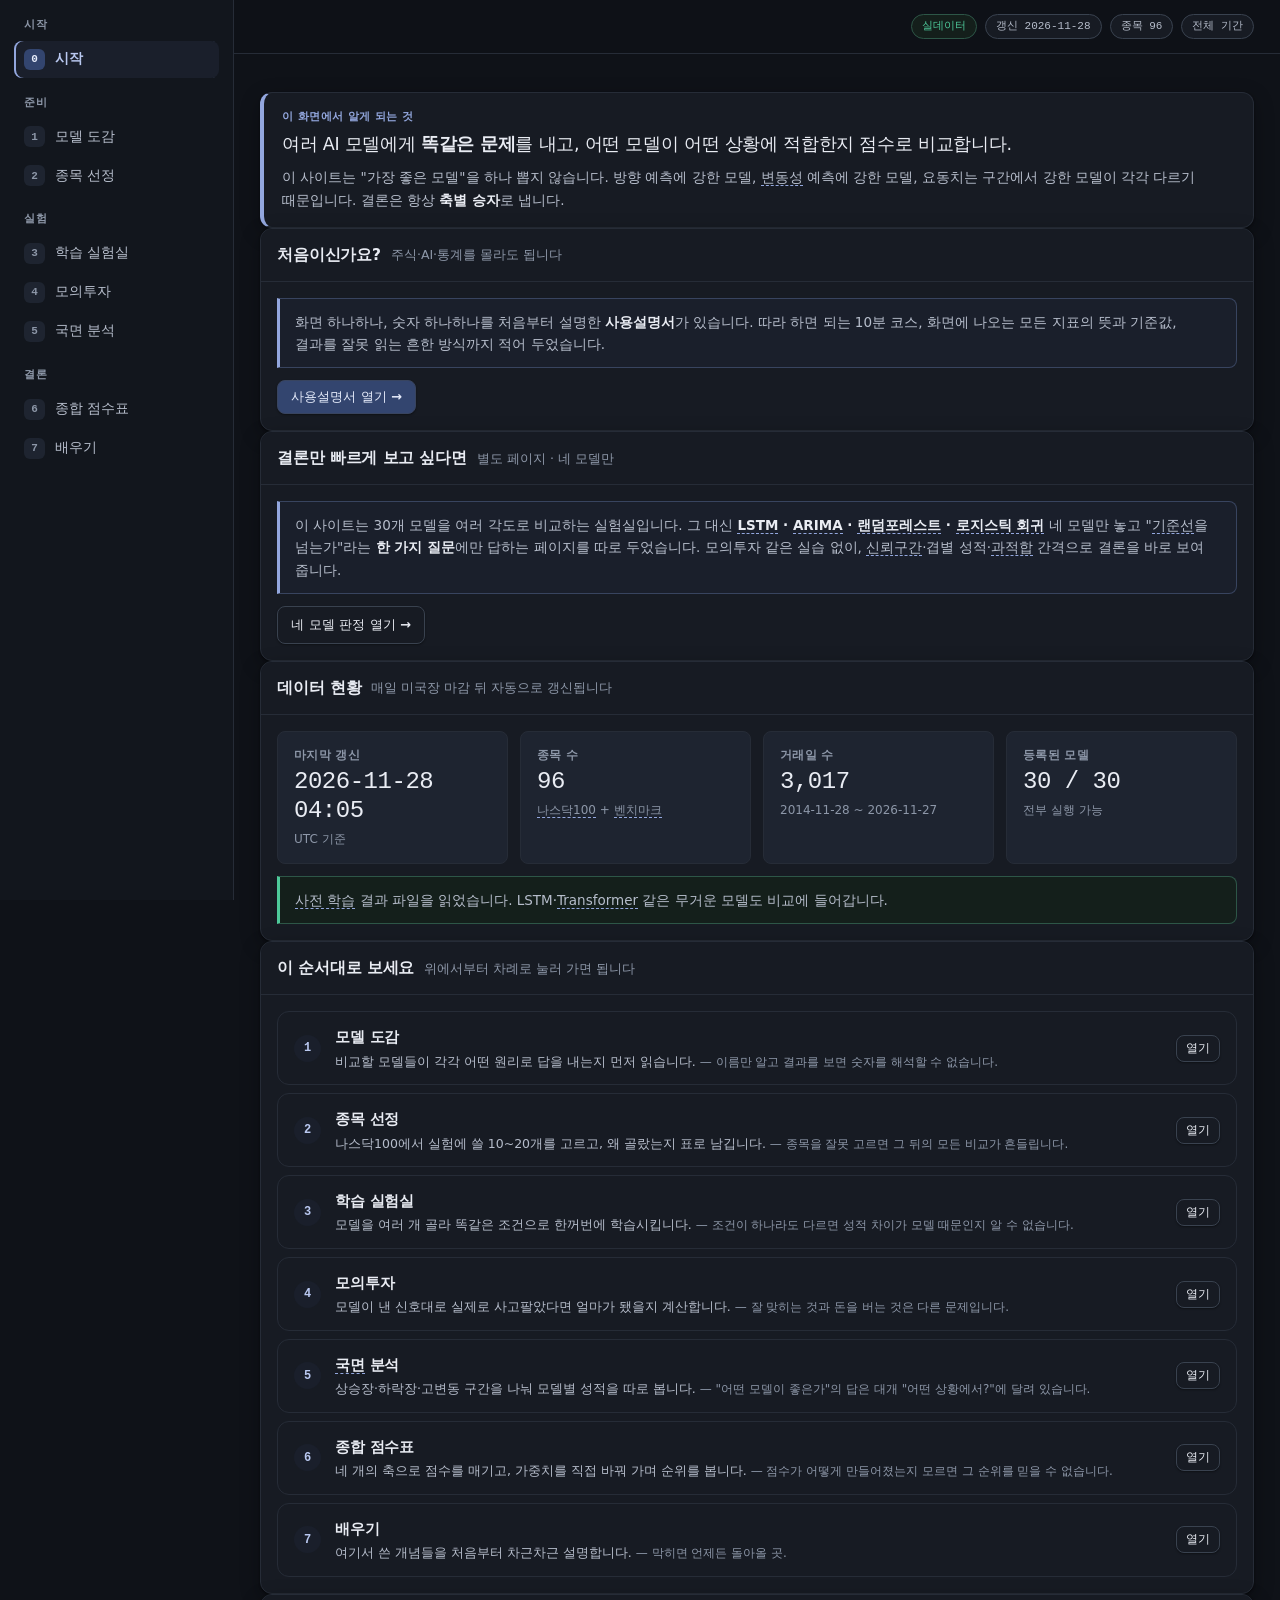
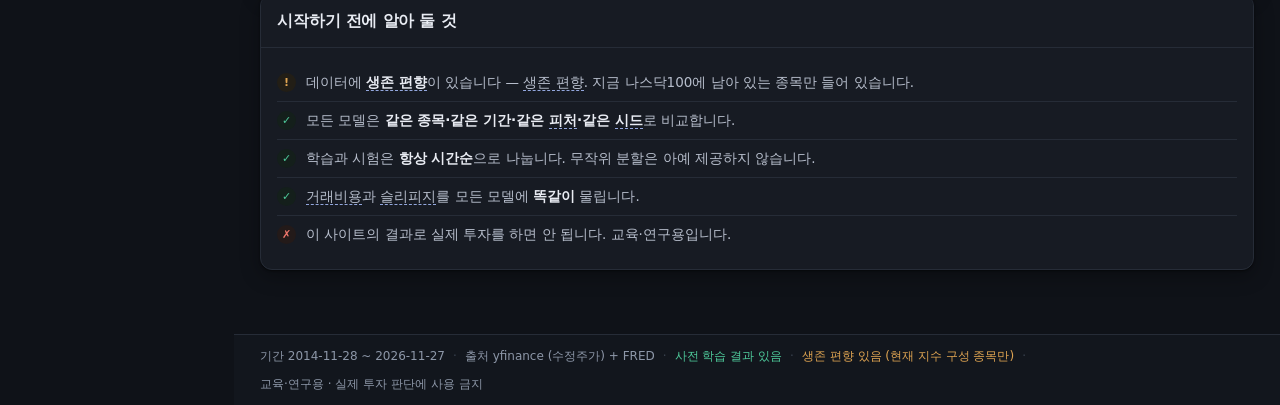
<file: docs/index.html>
<!DOCTYPE html>
<html lang="ko">
<head>
<meta charset="utf-8">
<meta name="viewport" content="width=device-width, initial-scale=1">
<!-- 이 사이트는 같은 저장소의 파일만 씁니다. CSP 로 그 사실을 못 박아 두면,
     혹시 외부 스크립트가 끼어드는 사고(확장 프로그램 주입, 의존성 오염 등)가
     생겨도 브라우저가 막아 줍니다. 인라인 <script> 는 일부러 두지 않았습니다.
     style 의 'unsafe-inline' 은 화면 코드가 style 속성을 쓰기 때문입니다. -->
<meta http-equiv="Content-Security-Policy" content="default-src 'none'; script-src 'self'; style-src 'self' 'unsafe-inline'; img-src 'self' data:; connect-src 'self'; base-uri 'none'; form-action 'none'">
<title>AI MODEL LAB — 나스닥 AI 모델 비교</title>
<meta name="description" content="여러 AI 모델로 나스닥 주가를 예측·모의투자해 보고, 어떤 모델이 어떤 상황에 적합한지 점수로 비교하는 교육용 사이트.">
<meta name="theme-color" content="#0f1218">
<meta property="og:type" content="website">
<meta property="og:url" content="https://doooh23.github.io/ai-model-web-dev/">
<meta property="og:title" content="AI MODEL LAB — 나스닥 AI 모델 비교">
<meta property="og:description" content="여러 AI 모델에게 똑같은 문제를 내고, 어떤 모델이 어떤 상황에 적합한지 점수로 비교합니다. 고등학생을 위한 교육용 사이트.">
<meta name="twitter:card" content="summary">
<link rel="icon" href="data:image/svg+xml,<svg xmlns='http://www.w3.org/2000/svg' viewBox='0 0 32 32'><rect width='32' height='32' rx='8' fill='%233f5fe0'/><text x='16' y='22' font-size='14' font-weight='700' font-family='system-ui,sans-serif' fill='white' text-anchor='middle'>AI</text></svg>">
<link rel="stylesheet" href="css/style.css">
</head>
<body>

<div class="shell">

  <!-- 왼쪽 세로 내비게이션. 0→7 학습 순서가 위에서 아래로 흐릅니다. -->
  <aside class="side">
    <nav class="steps" id="nav" aria-label="학습 단계">
      <span class="step-grp">시작</span>
      <button class="step on" data-screen="home"><b>0</b><span>시작</span></button>

      <span class="step-grp">준비</span>
      <button class="step" data-screen="models"><b>1</b><span>모델 도감</span></button>
      <button class="step" data-screen="universe"><b>2</b><span>종목 선정</span></button>

      <span class="step-grp">실험</span>
      <button class="step" data-screen="lab"><b>3</b><span>학습 실험실</span></button>
      <button class="step" data-screen="trade"><b>4</b><span>모의투자</span></button>
      <button class="step" data-screen="regime"><b>5</b><span>국면 분석</span></button>

      <span class="step-grp">결론</span>
      <button class="step" data-screen="score"><b>6</b><span>종합 점수표</span></button>
      <button class="step" data-screen="learn"><b>7</b><span>배우기</span></button>
    </nav>
  </aside>

  <div class="main">
    <header class="topbar">
      <div class="mast-meta" id="mastmeta"></div>
    </header>

    <main class="page" id="main">
      <div class="wrap">
        <div id="boot">
          <span class="spinner"></span>
          <span class="small" style="margin-left:9px">시장 데이터를 불러오는 중…</span>
        </div>
        <div id="stephint"></div>
        <div id="screen"></div>
      </div>
    </main>

    <footer class="foot">
      <div class="wrap" id="statusbar"></div>
    </footer>
  </div>

</div>

<!-- 공통 도구 -->
<script src="js/core/util.js"></script>
<script src="js/core/metrics.js"></script>
<script src="js/core/charts.js"></script>
<script src="js/core/ml.js"></script>
<script src="js/core/md.js"></script>
<script src="js/glossary.js"></script>
<script src="js/core/tips.js"></script>

<!-- 데이터 (features.js 가 로드 시점에 참조하므로 반드시 먼저) -->
<script src="js/data.js"></script>

<!-- 모델 레이어: 피처 → 분할 → 등록부 → 모델 구현 → 사전학습 결과 -->
<script src="js/features.js"></script>
<script src="js/splits.js"></script>
<script src="js/registry.js"></script>
<script src="js/core/ml_lite.js"></script>
<script src="js/core/vol.js"></script>
<script src="js/core/regime.js"></script>
<script src="js/predictions.js"></script>

<!-- 종목 선정 규칙 (2번 화면과 학습 실험실이 함께 씁니다) -->
<script src="js/universe.js"></script>

<!-- 평가 레이어: 실험 실행 → 채점·통계 검정 -->
<script src="js/experiment.js"></script>
<script src="js/score.js"></script>

<!-- 화면 -->
<script src="js/app.js"></script>
<script src="js/screens/home.js"></script>
<script src="js/screens/models.js"></script>
<script src="js/screens/universe.js"></script>
<script src="js/screens/lab.js"></script>
<script src="js/screens/trade.js"></script>
<script src="js/screens/regime.js"></script>
<script src="js/screens/score.js"></script>
<script src="js/screens/learn.js"></script>
<script src="js/screens/guide.js"></script>
</body>
</html>
</file>
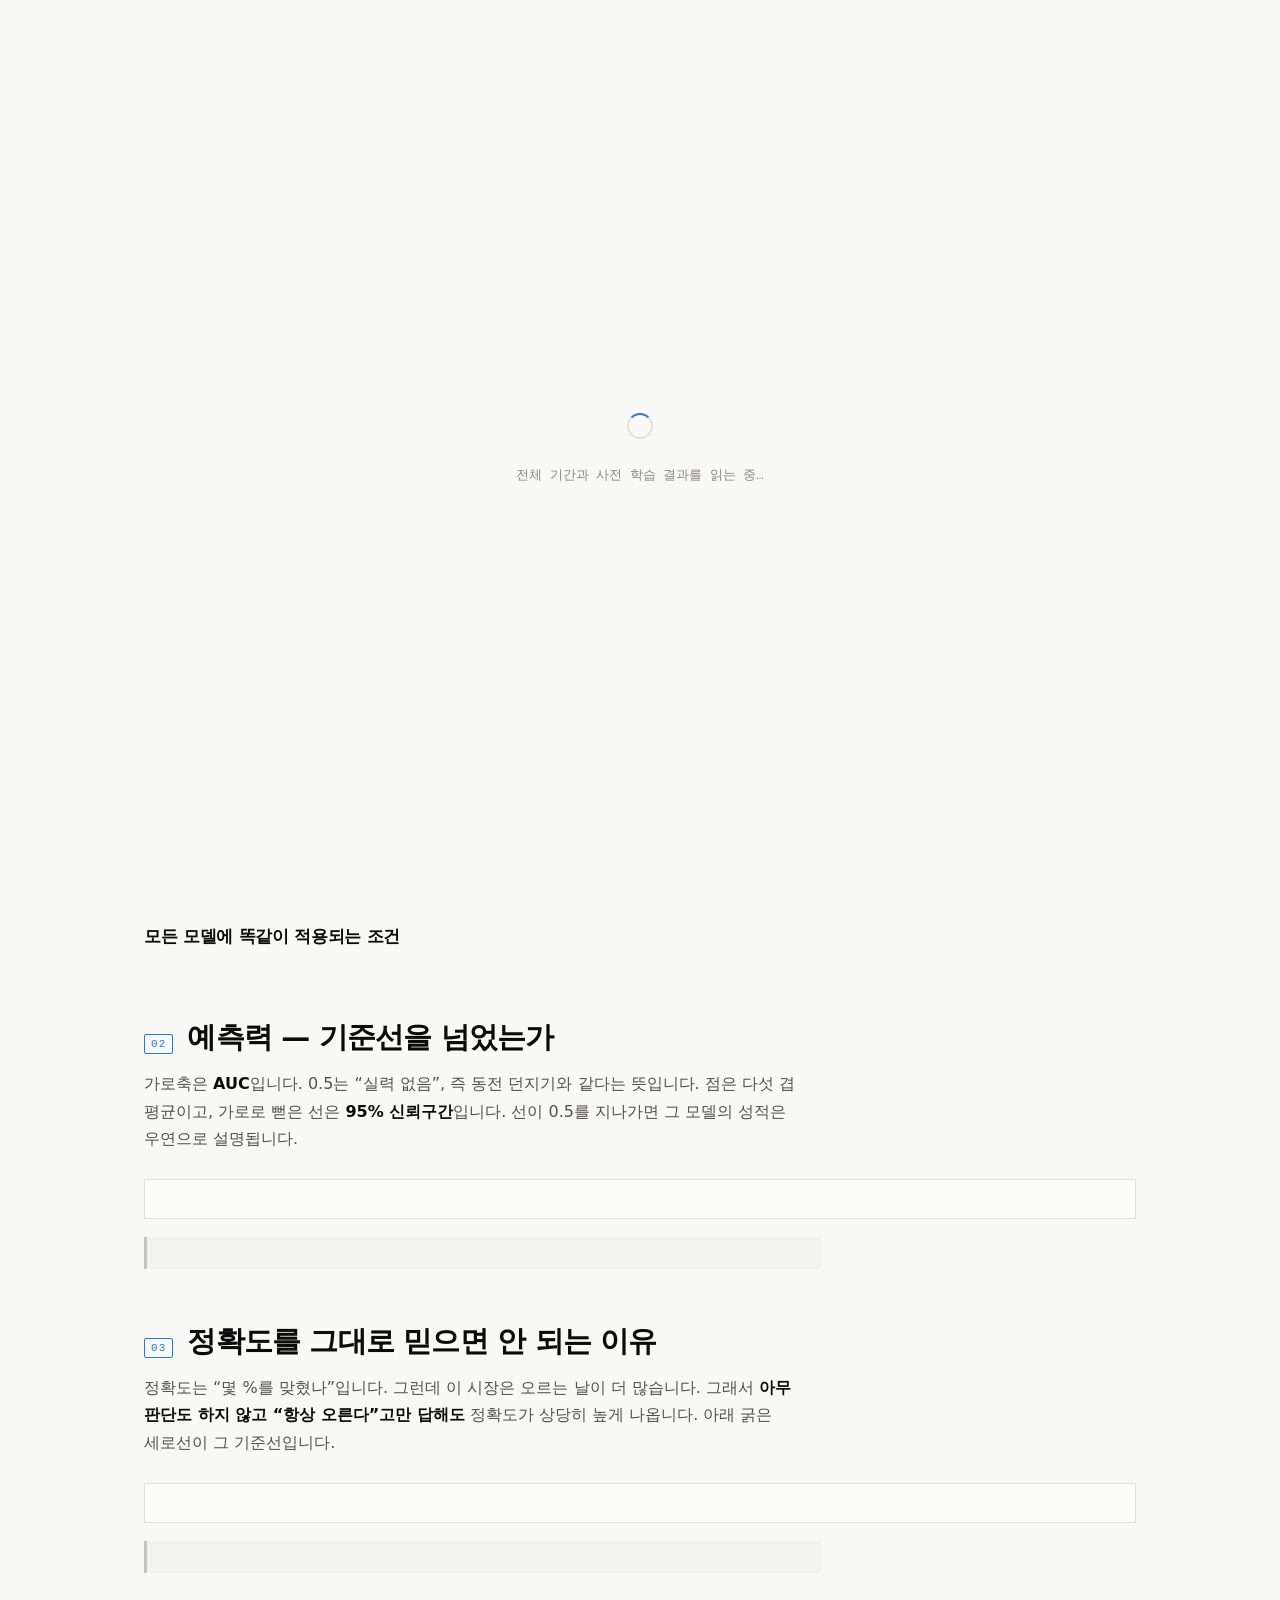
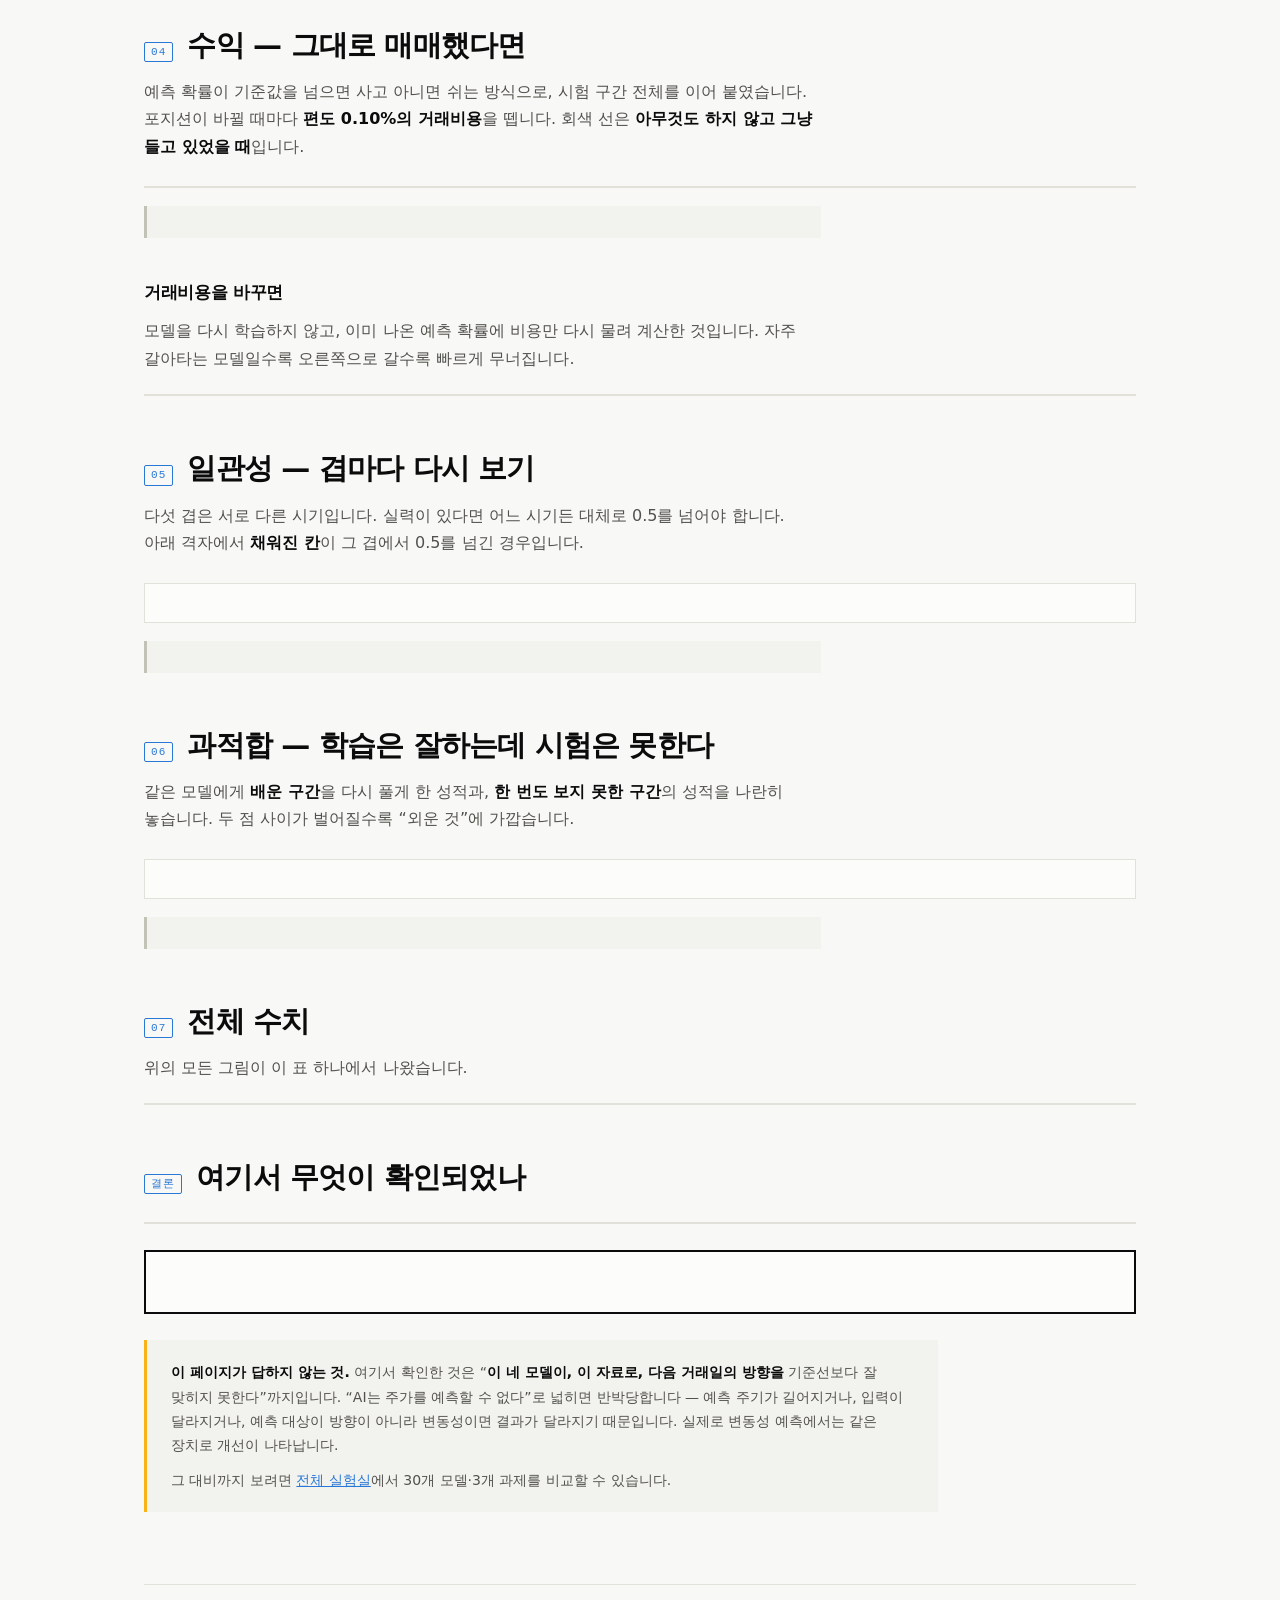
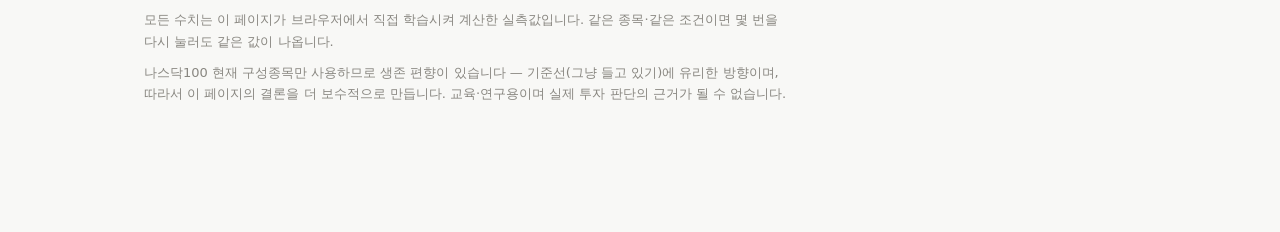
<file: docs/verdict.html>
<!DOCTYPE html>
<html lang="ko">
<head>
<meta charset="utf-8">
<meta name="viewport" content="width=device-width, initial-scale=1">
<!-- 같은 저장소의 파일만 씁니다. 인라인 <script> 를 두지 않았기 때문에
     script-src 를 'self' 로 못 박을 수 있습니다. 글꼴도 내려받지 않습니다. -->
<meta http-equiv="Content-Security-Policy" content="default-src 'none'; script-src 'self'; style-src 'self' 'unsafe-inline'; img-src 'self' data:; connect-src 'self'; base-uri 'none'; form-action 'none'">
<title>네 모델 판정 — LSTM · ARIMA · 랜덤포레스트 · 로지스틱 회귀</title>
<meta name="description" content="네 개의 예측 모델이 기준선을 넘는지를 같은 조건에서 실제로 학습시켜 판정합니다. 결과는 신뢰구간·폴드별 성적·거래비용 민감도로 확인할 수 있습니다.">
<meta name="theme-color" content="#f8f8f6">
<meta property="og:type" content="website">
<meta property="og:url" content="https://doooh23.github.io/ai-model-web-dev/verdict.html">
<meta property="og:title" content="네 모델 판정">
<meta property="og:description" content="LSTM · ARIMA · 랜덤포레스트 · 로지스틱 회귀 — 네 모델이 기준선을 넘는가. 브라우저에서 직접 학습시켜 확인합니다.">
<meta name="twitter:card" content="summary">
<link rel="icon" href="data:image/svg+xml,<svg xmlns='http://www.w3.org/2000/svg' viewBox='0 0 32 32'><rect width='32' height='32' rx='6' fill='%230b0b0b'/><path d='M6 20h20' stroke='white' stroke-width='2'/><circle cx='11' cy='20' r='3' fill='%232a78d6'/><circle cx='19' cy='20' r='3' fill='%232a78d6'/></svg>">
<link rel="stylesheet" href="css/verdict.css">
</head>
<body>

<a class="skip" href="#verdict">본문으로 건너뛰기</a>

<header class="bar">
  <div class="bar-in">
    <a class="bar-t" href="verdict.html"><b>네 모델 판정</b><span>LSTM · ARIMA · 랜덤포레스트 · 로지스틱 회귀</span></a>
    <nav class="bar-n" aria-label="구간 이동">
      <a href="#verdict">판정</a>
      <a href="#skill">예측력</a>
      <a href="#profit">수익</a>
      <a href="#fold">일관성</a>
      <a href="#gap">과적합</a>
      <a href="#close">결론</a>
    </nav>
    <a class="bar-x" href="index.html">전체 실험실 →</a>
  </div>
  <div class="bar-p" id="barp" hidden><i id="barpi"></i></div>
</header>

<main class="page">

  <!-- ─ 표제 ────────────────────────────────────────────────────────────── -->
  <section class="hero">
    <p class="eyebrow">단일 질문 검증 · 실측</p>
    <h1>네 모델은 <em>기준선</em>을 넘는가</h1>
    <p class="lede">
      LSTM · ARIMA · 랜덤포레스트 · 로지스틱 회귀. 널리 쓰이는 네 모델에게
      나스닥 종목의 <b>다음 거래일 방향</b>을 맞히게 하고, 아무것도 학습하지 않는 기준선과
      나란히 놓습니다. 아래 모든 숫자는 이 페이지가 지금 브라우저에서 직접 학습시켜 계산한 값입니다.
    </p>
    <div class="ctl">
      <label for="tk">종목</label>
      <select id="tk" disabled><option>불러오는 중…</option></select>
      <button id="run" class="btn" disabled>다시 실행</button>
      <span class="ctl-s" id="stat">데이터를 읽는 중…</span>
    </div>
  </section>

  <!-- ─ 판정 ────────────────────────────────────────────────────────────── -->
  <section id="verdict" class="sec">
    <h2><span class="sn">판정</span>네 개의 숫자</h2>
    <p class="col">각 숫자 아래의 한 줄이 그 숫자를 어떻게 읽어야 하는지 말해 줍니다.</p>
    <div class="tiles" id="tiles"></div>
    <div class="oneline" id="oneline" hidden></div>
  </section>

  <!-- ─ 대상과 조건 ─────────────────────────────────────────────────────── -->
  <section id="setup" class="sec">
    <h2><span class="sn">01</span>비교 대상과 실험 조건</h2>
    <p class="col">
      네 모델은 계열이 서로 다릅니다 — 선형·통계·트리·신경망. 같은 계열끼리만 비교하면
      “다른 방식은 안 써 봤다”는 반론에 답할 수 없기 때문입니다.
    </p>
    <div class="cards" id="cards"></div>

    <h3>모든 모델에 똑같이 적용되는 조건</h3>
    <ul class="checks" id="checks"></ul>
    <p class="fine" id="dsline"></p>
  </section>

  <!-- ─ 예측력 ──────────────────────────────────────────────────────────── -->
  <section id="skill" class="sec">
    <h2><span class="sn">02</span>예측력 — 기준선을 넘었는가</h2>
    <p class="col">
      가로축은 <b>AUC</b>입니다. 0.5는 “실력 없음”, 즉 동전 던지기와 같다는 뜻입니다.
      점은 다섯 겹 평균이고, 가로로 뻗은 선은 <b>95% 신뢰구간</b>입니다.
      선이 0.5를 지나가면 그 모델의 성적은 우연으로 설명됩니다.
    </p>
    <figure class="fig">
      <div class="viz" id="ci"></div>
      <figcaption id="ciCap"></figcaption>
    </figure>
    <div class="read" id="ciRead"></div>
  </section>

  <!-- ─ 정확도 함정 ─────────────────────────────────────────────────────── -->
  <section id="acc" class="sec">
    <h2><span class="sn">03</span>정확도를 그대로 믿으면 안 되는 이유</h2>
    <p class="col">
      정확도는 “몇 %를 맞혔나”입니다. 그런데 이 시장은 오르는 날이 더 많습니다.
      그래서 <b>아무 판단도 하지 않고 “항상 오른다”고만 답해도</b> 정확도가 상당히 높게 나옵니다.
      아래 굵은 세로선이 그 기준선입니다.
    </p>
    <figure class="fig">
      <div class="viz" id="acc1"></div>
      <figcaption id="accCap"></figcaption>
    </figure>
    <div class="read" id="accRead"></div>
  </section>

  <!-- ─ 수익 ────────────────────────────────────────────────────────────── -->
  <section id="profit" class="sec">
    <h2><span class="sn">04</span>수익 — 그대로 매매했다면</h2>
    <p class="col">
      예측 확률이 기준값을 넘으면 사고 아니면 쉬는 방식으로, 시험 구간 전체를 이어 붙였습니다.
      포지션이 바뀔 때마다 <b>편도 0.10%의 거래비용</b>을 뗍니다. 회색 선은
      <b>아무것도 하지 않고 그냥 들고 있었을 때</b>입니다.
    </p>
    <div class="mults" id="mult"></div>
    <div class="read" id="multNote"></div>

    <h3>거래비용을 바꾸면</h3>
    <p class="col">
      모델을 다시 학습하지 않고, 이미 나온 예측 확률에 비용만 다시 물려 계산한 것입니다.
      자주 갈아타는 모델일수록 오른쪽으로 갈수록 빠르게 무너집니다.
    </p>
    <div class="tbl" id="cost"></div>
  </section>

  <!-- ─ 폴드 일관성 ─────────────────────────────────────────────────────── -->
  <section id="fold" class="sec">
    <h2><span class="sn">05</span>일관성 — 겹마다 다시 보기</h2>
    <p class="col">
      다섯 겹은 서로 다른 시기입니다. 실력이 있다면 어느 시기든 대체로 0.5를 넘어야 합니다.
      아래 격자에서 <b>채워진 칸</b>이 그 겹에서 0.5를 넘긴 경우입니다.
    </p>
    <figure class="fig">
      <div class="viz" id="grid"></div>
      <figcaption id="gridCap"></figcaption>
    </figure>
    <div class="read" id="gridRead"></div>
  </section>

  <!-- ─ 과적합 ──────────────────────────────────────────────────────────── -->
  <section id="gap" class="sec">
    <h2><span class="sn">06</span>과적합 — 학습은 잘하는데 시험은 못한다</h2>
    <p class="col">
      같은 모델에게 <b>배운 구간</b>을 다시 풀게 한 성적과, <b>한 번도 보지 못한 구간</b>의 성적을
      나란히 놓습니다. 두 점 사이가 벌어질수록 “외운 것”에 가깝습니다.
    </p>
    <figure class="fig">
      <div class="viz" id="gapv"></div>
      <figcaption id="gapCap"></figcaption>
    </figure>
    <div class="read" id="gapRead"></div>
  </section>

  <!-- ─ 전체 수치 ───────────────────────────────────────────────────────── -->
  <section id="all" class="sec">
    <h2><span class="sn">07</span>전체 수치</h2>
    <p class="col">위의 모든 그림이 이 표 하나에서 나왔습니다.</p>
    <div class="tbl" id="main"></div>
    <p class="fine" id="mainNote"></p>
  </section>

  <!-- ─ 결론 ────────────────────────────────────────────────────────────── -->
  <section id="close" class="sec">
    <h2><span class="sn">결론</span>여기서 무엇이 확인되었나</h2>
    <div class="chain" id="chain"></div>
    <div class="verdict-box" id="final"></div>
    <div class="callout">
      <p><b>이 페이지가 답하지 않는 것.</b> 여기서 확인한 것은
        “<b>이 네 모델이, 이 자료로, 다음 거래일의 방향을</b> 기준선보다 잘 맞히지 못한다”까지입니다.
        “AI는 주가를 예측할 수 없다”로 넓히면 반박당합니다 — 예측 주기가 길어지거나, 입력이 달라지거나,
        예측 대상이 방향이 아니라 변동성이면 결과가 달라지기 때문입니다.
        실제로 변동성 예측에서는 같은 장치로 개선이 나타납니다.</p>
      <p class="fine">그 대비까지 보려면 <a href="index.html">전체 실험실</a>에서 30개 모델·3개 과제를 비교할 수 있습니다.</p>
    </div>
  </section>

  <footer class="foot">
    <p>모든 수치는 이 페이지가 브라우저에서 직접 학습시켜 계산한 실측값입니다.
       같은 종목·같은 조건이면 몇 번을 다시 눌러도 같은 값이 나옵니다.</p>
    <p class="fine">나스닥100 현재 구성종목만 사용하므로 생존 편향이 있습니다 — 기준선(그냥 들고 있기)에
       유리한 방향이며, 따라서 이 페이지의 결론을 더 보수적으로 만듭니다.
       교육·연구용이며 실제 투자 판단의 근거가 될 수 없습니다.</p>
  </footer>

</main>

<div class="boot" id="boot"><div class="boot-in"><span class="spin"></span><p id="bootT">시장 데이터를 읽는 중…</p></div></div>

<!-- 엔진 — 전체 실험실과 완전히 같은 코드를 씁니다 -->
<script src="js/core/util.js"></script>
<script src="js/core/metrics.js"></script>
<script src="js/core/ml.js"></script>
<script src="js/data.js"></script>
<script src="js/features.js"></script>
<script src="js/splits.js"></script>
<script src="js/registry.js"></script>
<script src="js/core/ml_lite.js"></script>
<script src="js/core/vol.js"></script>
<script src="js/core/regime.js"></script>
<script src="js/predictions.js"></script>
<script src="js/experiment.js"></script>
<script src="js/score.js"></script>
<!-- 이 페이지 전용 -->
<script src="js/verdict/viz.js"></script>
<script src="js/verdict/main.js"></script>

</body>
</html>
</file>
<file: docs/css/style.css>
/* ============================================================================
 *  style.css — AI MODEL LAB 디자인 시스템
 *
 *  방향: 어두운 배경의 잘 만든 교과서. 트레이딩 터미널이 아닙니다.
 *  - 어두운 회청색 바탕에 한 단계 밝은 카드를 얹습니다. 오래 읽어야 하는
 *    화면이라 눈이 편한 쪽을 골랐습니다. 순수한 검정(#000)은 쓰지 않습니다.
 *    글자와의 대비가 너무 세서 오래 보면 잔상이 남습니다.
 *  - 글자색은 세 단계뿐입니다. 본문 / 보조 / 흐림. 그 이상 쪼개면 위계가
 *    오히려 안 보입니다. 세 단계 모두 배경 대비 4.5:1 을 넘습니다.
 *  - 액센트는 파랑 하나뿐입니다. 빨강·초록은 오직 '오름/내림'에만 씁니다.
 *    색이 의미를 가지려면 아껴 써야 합니다.
 *  - 왼쪽 세로 내비게이션이 0→7 학습 순서를 위에서 아래로 보여 줍니다.
 *    학생이 "지금 몇 번째 단계인가"를 항상 알 수 있게 하려는 것입니다.
 *  - 숫자는 전부 고정폭입니다. 자리수가 맞아야 표를 훑을 수 있습니다.
 *
 *  어두운 테마 하나로 갑니다(의도된 선택). 밝은 테마는 두지 않습니다.
 * ==========================================================================*/

:root {
  color-scheme: dark;

  /* 바탕과 면 — 네 단계. 위로 갈수록 밝아집니다(=앞에 있다는 뜻) */
  --paper:     #0f1218;   /* 페이지 바닥 */
  --surface:   #171b23;   /* 카드 */
  --surface-2: #1e2430;   /* 카드 안의 한 겹 더 (숫자 카드·표 강조 줄) */
  --surface-3: #262d3b;   /* 코드·막대 바탕 */
  --line:      #262c37;   /* 옅은 경계 */
  --line-2:    #39424f;   /* 또렷한 경계 (입력·버튼 테두리) */

  /* 글자 — 세 단계. 괄호 안은 --paper 대비 명암비 */
  --ink:   #e9ecf3;       /* 본문   (15.4:1) */
  --ink-2: #b6bdcb;       /* 보조   ( 9.4:1) */
  --ink-3: #8d97a8;       /* 흐림   ( 5.7:1) */

  /* 액센트 — 어두운 바탕에 '얹은 색'이 아니라 '바탕에서 자란 색'이 되도록
     채도를 낮추고 바탕 쪽으로 당겼습니다. 형광 파랑 한 덩어리가 화면에 박혀
     있으면 그것만 보이고 정작 읽어야 할 글이 뒤로 밀립니다.
     역할을 넷으로 나눠 둡니다 — 글자용 / 채운 면 / 그 위의 글자 / 옅은 바탕. */
  --brand:        #93a7de; /* 글자·테두리용 (바탕 대비 7.8:1) */
  --brand-2:      #b9c8f0; /* 밝힘(hover) */
  --brand-solid:  #33456f; /* 채워진 버튼 바탕 */
  --brand-solid-2:#3d5285; /* 그 hover */
  --brand-ink:    #e6ecfb; /* 채워진 면 위의 글자 (8.0:1) */
  --brand-tint:   #1a1f2b; /* 아주 옅은 바탕 — 카드보다 반 단계만 푸릅니다 */
  --brand-line:   #38445f; /* 옅은 바탕을 두르는 선 */

  /* 의미 색 — 시장 관례. 다른 용도로 쓰지 않습니다.
     바탕(tint)은 거의 무채색까지 낮추고, 색은 선과 글자가 냅니다.
     그래야 초록·빨강 상자가 화면을 뒤덮지 않으면서도 뜻은 그대로 전해집니다. */
  --up:        #4ec99a;
  --up-tint:   #141f1b;
  --up-line:   #2d5647;
  --down:      #f2786d;
  --down-tint: #231a19;
  --down-line: #633934;
  --flat:      #8d97a8;
  --warn:      #e0a552;
  --warn-tint: #221e16;
  --warn-line: #5c4826;

  /* charts.js 가 읽는 이름들 */
  --surface-1:      #171b23;
  --gridline:       #242a35;
  --axisline:       #3d4655;
  --text-primary:   #e9ecf3;
  --text-secondary: #b6bdcb;
  --text-muted:     #8d97a8;
  --series-1: #8aa4ea;
  --series-2: #ff7166;
  --series-3: #3fcf8e;
  --series-4: #b98cff;
  --series-5: #f0a848;
  --series-6: #3cc9d8;
  --series-7: #9aa4b4;
  --series-8: #f281c4;

  --sans: -apple-system, BlinkMacSystemFont, "Apple SD Gothic Neo", "Pretendard",
          "Noto Sans KR", "Malgun Gothic", system-ui, "Segoe UI", sans-serif;
  --mono: ui-monospace, "SF Mono", "JetBrains Mono", Menlo, Consolas, monospace;

  --r:    12px;
  --r-sm: 8px;
  /* 어두운 바탕에서는 그림자가 잘 안 보입니다. 그림자로 띄우는 대신 테두리로
     구분하고, 그림자는 깊이를 아주 조금 거드는 정도로만 씁니다. */
  --sh:   0 1px 2px rgba(0, 0, 0, .45), 0 6px 20px rgba(0, 0, 0, .3);
  --sh-1: 0 1px 2px rgba(0, 0, 0, .4);
  --wrap: 1180px;
  --side: 234px;          /* 왼쪽 내비 너비 */
  --top:  54px;           /* 위쪽 얇은 막대 높이 */
}

* { box-sizing: border-box; }

html { -webkit-text-size-adjust: 100%; }

body {
  margin: 0;
  background: var(--paper);
  color: var(--ink);
  font-family: var(--sans);
  font-size: 15px;
  line-height: 1.68;
  -webkit-font-smoothing: antialiased;
  word-break: keep-all;          /* 한국어 줄바꿈을 어절 단위로 */
}

.num, td.num, th.num, .mono {
  font-family: var(--mono);
  font-variant-numeric: tabular-nums;
  font-size: .93em;
}

code {
  font-family: var(--mono);
  font-size: .87em;
  background: var(--surface-3);
  color: var(--ink);
  padding: 1px 5px;
  border-radius: 4px;
}

b, strong { font-weight: 650; color: var(--ink); }
.hidden { display: none !important; }

::selection { background: var(--brand-solid); color: var(--brand-ink); }

/* 스크롤바도 어둡게. 밝은 기본 스크롤바 하나가 화면 전체를 싸구려로 만듭니다. */
* { scrollbar-color: var(--line-2) transparent; scrollbar-width: thin; }
*::-webkit-scrollbar { width: 10px; height: 10px; }
*::-webkit-scrollbar-thumb {
  background: var(--line-2); border-radius: 6px;
  border: 2px solid transparent; background-clip: padding-box;
}
*::-webkit-scrollbar-thumb:hover { background: var(--ink-3); background-clip: padding-box; }
*::-webkit-scrollbar-track { background: transparent; }

/* ============================================================================
 *  뼈대 — 왼쪽 내비 / 오른쪽 본문
 * ==========================================================================*/
.shell {
  min-height: 100vh;
  display: grid;
  grid-template-columns: var(--side) minmax(0, 1fr);
}

.wrap { max-width: var(--wrap); margin: 0 auto; padding: 0 26px; width: 100%; }

/* --- 왼쪽 내비 ------------------------------------------------------------ */
.side {
  position: sticky; top: 0; align-self: start;
  height: 100vh; overflow-y: auto;
  background: #12161d;
  border-right: 1px solid var(--line);
  padding: 16px 14px 20px;
  display: flex; flex-direction: column; gap: 20px;
  z-index: 40;
}

/* --- 단계 내비게이션 (세로) ------------------------------------------------ */
.steps { display: flex; flex-direction: column; gap: 2px; }

.step-grp {
  font-size: 10.5px; font-weight: 700; letter-spacing: .09em;
  color: var(--ink-3); text-transform: uppercase;
  padding: 14px 10px 5px;
}
.step-grp:first-child { padding-top: 0; }

.step {
  appearance: none; border: 0; background: none; cursor: pointer; width: 100%;
  font-family: inherit; font-size: 13.5px; color: var(--ink-2);
  display: flex; align-items: center; gap: 10px;
  padding: 8px 10px; border-radius: var(--r-sm);
  text-align: left; transition: background .12s, color .12s;
}
.step b {
  width: 21px; height: 21px; border-radius: 6px; flex: none;
  display: grid; place-items: center;
  font-family: var(--mono); font-size: 11px; font-weight: 600;
  background: var(--surface-2); color: var(--ink-3);
  transition: background .12s, color .12s;
}
.step:hover { background: var(--surface); color: var(--ink); }
.step:hover b { background: var(--surface-3); color: var(--ink); }
.step.on {
  background: var(--brand-tint); color: var(--brand-2); font-weight: 650;
  /* 색을 차분하게 낮춘 만큼 '지금 여기'는 왼쪽 세로 막대로 못 박습니다.
     은은한 바탕만으로는 어느 항목이 켜졌는지 한눈에 안 들어옵니다. */
  box-shadow: inset 2px 0 0 var(--brand);
}
.step.on b { background: var(--brand-solid); color: var(--brand-ink); }
.step:focus-visible { outline: 2px solid var(--brand); outline-offset: -2px; }

/* --- 위쪽 얇은 막대 (지금 보고 있는 데이터) --------------------------------- */
.topbar {
  position: sticky; top: 0; z-index: 30;
  height: var(--top); display: flex; align-items: center;
  padding: 0 26px;
  background: rgba(15, 18, 24, .82);
  backdrop-filter: saturate(1.3) blur(10px);
  border-bottom: 1px solid var(--line);
}
.mast-meta { display: flex; align-items: center; gap: 8px; flex-wrap: wrap; margin-left: auto; }
.mast-meta .pill {
  border: 1px solid var(--line-2); border-radius: 999px;
  padding: 2px 10px; background: var(--surface);
  color: var(--ink-2);
  font-family: var(--mono); font-size: 11px; white-space: nowrap;
}
.mast-meta .pill.live { border-color: var(--up-line); background: var(--up-tint); color: var(--up); }
.mast-meta .pill.warn { border-color: var(--warn-line); background: var(--warn-tint); color: var(--warn); }

/* --- 본문 ----------------------------------------------------------------- */
.main { display: flex; flex-direction: column; min-width: 0; }
.page { flex: 1; padding: 24px 0 64px; }
.page > .wrap > * + * { margin-top: 14px; }

/* --- 상태줄 --------------------------------------------------------------- */
.foot {
  border-top: 1px solid var(--line); background: #12161d;
  padding: 11px 0; font-size: 12px; color: var(--ink-3);
}
.foot .wrap { display: flex; flex-wrap: wrap; align-items: center; gap: 8px; }
.foot .sep { color: var(--line-2); }
.foot .up { color: var(--up); }
.foot .amber { color: var(--warn); }

/* ============================================================================
 *  패널 — 화면을 구성하는 기본 블록
 * ==========================================================================*/
.panel {
  background: var(--surface); border: 1px solid var(--line);
  border-radius: var(--r); box-shadow: var(--sh); overflow: hidden;
}
.panel-head {
  display: flex; align-items: center; gap: 10px; flex-wrap: wrap;
  padding: 13px 16px; border-bottom: 1px solid var(--line);
  background: var(--surface);
}
.panel-title { font-size: 15.5px; font-weight: 700; letter-spacing: -.01em; color: var(--ink); }
.panel-title .accent { color: var(--brand); }
.panel-sub { font-size: 12.5px; color: var(--ink-3); }
.panel-actions { margin-left: auto; display: flex; align-items: center; gap: 8px; flex-wrap: wrap; }
.panel-body { padding: 16px; }
.panel-body.tight { padding: 0; }
.panel-body > * + * { margin-top: 12px; }

.grid { display: grid; gap: 12px; }
.g2 { grid-template-columns: repeat(2, minmax(0, 1fr)); }
.g3 { grid-template-columns: repeat(3, minmax(0, 1fr)); }
.g4 { grid-template-columns: repeat(4, minmax(0, 1fr)); }
.g-2-1 { grid-template-columns: 2fr 1fr; }
.g-1-2 { grid-template-columns: 1fr 2fr; }
.grid > * { min-width: 0; }

/* ============================================================================
 *  숫자 카드
 * ==========================================================================*/
.stat {
  padding: 14px 16px; border: 1px solid var(--line);
  border-radius: var(--r-sm); background: var(--surface-2);
}
.stat .k {
  font-size: 11.5px; color: var(--ink-3); font-weight: 650;
  letter-spacing: .03em;
}
.stat .v {
  font-family: var(--mono); font-size: 24px; font-variant-numeric: tabular-nums;
  letter-spacing: -.02em; margin-top: 3px; line-height: 1.2; overflow-wrap: anywhere;
}
.stat .d { font-size: 12px; color: var(--ink-3); margin-top: 3px; overflow-wrap: anywhere; }

.up { color: var(--up); }
.down { color: var(--down); }
.flat { color: var(--flat); }
.accent { color: var(--brand); }

/* ============================================================================
 *  표
 * ==========================================================================*/
table.t, table.tbl { width: 100%; border-collapse: collapse; font-size: 13.5px; }
table.t th, table.tbl th {
  text-align: left; font-size: 11.5px; font-weight: 650; color: var(--ink-3);
  letter-spacing: .02em;
  padding: 9px 10px; border-bottom: 1px solid var(--line-2);
  background: var(--surface); white-space: nowrap;
}
/* 스크롤 되는 표에서만 제목 줄을 고정합니다(그러지 않으면 페이지 맨 위에 붙어 버림) */
.tbl-scroll table th { position: sticky; top: 0; z-index: 1; }
table.t td, table.tbl td {
  padding: 8px 10px; border-bottom: 1px solid var(--line);
  vertical-align: middle;
}
table.t tbody tr:last-child td { border-bottom: 0; }
table.t th.num, table.t td.num, table.tbl th.num, table.tbl td.num { text-align: right; }
table.t tbody tr:hover { background: var(--surface-2); }
table.t thead th { position: relative; }
/* 기준선 줄은 한 톤 죽여 둡니다 — 비교 대상이 아니라 '자'이기 때문입니다 */
table.t tbody tr.muted td { color: var(--ink-3); background: var(--surface-2); }
.tbl-scroll {
  max-height: 480px; overflow: auto;
  border: 1px solid var(--line); border-radius: var(--r-sm);
}

/* ============================================================================
 *  버튼 · 입력
 * ==========================================================================*/
.btn {
  appearance: none; font-family: inherit; font-size: 13px; font-weight: 550;
  padding: 7px 13px; border-radius: var(--r-sm); cursor: pointer;
  border: 1px solid var(--line-2); background: var(--surface); color: var(--ink);
  box-shadow: var(--sh-1); transition: background .12s, border-color .12s, color .12s;
}
.btn:hover { background: var(--surface-2); border-color: var(--ink-3); }
.btn:focus-visible { outline: 2px solid var(--brand); outline-offset: 2px; }
.btn.primary {
  background: var(--brand-solid); border-color: var(--brand-line);
  color: var(--brand-ink);
}
.btn.primary:hover { background: var(--brand-solid-2); border-color: #4a5c8f; }
.btn.ghost { border-color: transparent; box-shadow: none; background: none; color: var(--brand); }
.btn.ghost:hover { background: var(--brand-tint); }
.btn.danger { border-color: var(--down-line); color: var(--down); background: var(--down-tint); }
.btn:disabled { opacity: .45; cursor: not-allowed; }
.btn.sm { padding: 4px 9px; font-size: 12px; }
/* 링크를 버튼 모양으로 쓸 때 (a 는 기본이 inline 이라 세로 여백이 먹지 않습니다) */
a.btn { display: inline-block; text-decoration: none; }

.seg {
  display: inline-flex; border: 1px solid var(--line-2);
  border-radius: var(--r-sm); overflow: hidden; background: var(--surface);
  box-shadow: var(--sh-1); flex-wrap: wrap;
}
.seg button {
  appearance: none; border: 0; border-right: 1px solid var(--line);
  background: none; font-family: inherit; font-size: 12.5px; color: var(--ink-2);
  padding: 7px 13px; cursor: pointer; transition: background .12s, color .12s;
}
.seg button:last-child { border-right: 0; }
.seg button:hover { background: var(--surface-2); color: var(--ink); }
.seg button.on { background: var(--brand-solid); color: var(--brand-ink); font-weight: 600; }

.chip {
  display: inline-flex; align-items: center; gap: 5px;
  border: 1px solid var(--line-2); border-radius: 999px;
  padding: 4px 11px; font-size: 12.5px; color: var(--ink-2);
  background: var(--surface); cursor: pointer; transition: all .12s;
}
.chip:hover { border-color: var(--ink-3); color: var(--ink); }
.chip.on { border-color: var(--brand); background: var(--brand-tint); color: var(--brand-2); font-weight: 650; }

.field { display: flex; flex-direction: column; gap: 4px; }
.field label { font-size: 11px; font-weight: 600; color: var(--ink-3); }
select, input[type=text], input[type=number] {
  font-family: inherit; font-size: 13px; color: var(--ink);
  padding: 6px 9px; border: 1px solid var(--line-2);
  border-radius: var(--r-sm); background: var(--surface);
}
select:focus, input:focus { outline: 2px solid var(--brand); outline-offset: 1px; }
input[type=range] { width: 100%; accent-color: var(--brand); }
input[type=checkbox] { accent-color: var(--brand); width: 15px; height: 15px; }

/* ============================================================================
 *  안내 · 상태 표시
 * ==========================================================================*/
.note {
  border: 1px solid var(--brand-line); border-left: 3px solid var(--brand);
  border-radius: 0 var(--r-sm) var(--r-sm) 0;
  background: var(--brand-tint); padding: 12px 15px;
  font-size: 13.5px; color: var(--ink-2); line-height: 1.65;
}
.note.warn { border-color: var(--warn-line); border-left-color: var(--warn); background: var(--warn-tint); }
.note.bad  { border-color: var(--down-line); border-left-color: var(--down); background: var(--down-tint); }
.note.ok   { border-color: var(--up-line);   border-left-color: var(--up);   background: var(--up-tint); }

.small { font-size: 13px; color: var(--ink-2); }
.tiny  { font-size: 12px; color: var(--ink-3); }

.badge {
  display: inline-block; font-size: 10.5px; font-weight: 600; letter-spacing: .01em;
  padding: 2px 8px; border-radius: 999px; white-space: nowrap;
  border: 1px solid var(--line-2); color: var(--ink-3); background: var(--surface-2);
  vertical-align: middle;
}
.badge-live { border-color: var(--up-line);   background: var(--up-tint);    color: var(--up); }
.badge-pre  { border-color: var(--brand-line); background: var(--brand-tint); color: var(--brand); }
.badge-base { border-color: var(--warn-line); background: var(--warn-tint);  color: var(--warn); }
.badge-soon { border-color: var(--line); background: var(--surface-3); color: var(--ink-3); }

.tag {
  display: inline-block; font-size: 11px; padding: 1px 7px; border-radius: 4px;
  border: 1px solid var(--line-2); color: var(--ink-3);
}

/* 진행 막대 (표 안에서 비율 보여줄 때) */
.bar { height: 5px; border-radius: 3px; background: var(--surface-3); position: relative; min-width: 44px; }
.bar > i { position: absolute; inset: 0 auto 0 0; border-radius: 3px; background: var(--brand); }

/* 학습 진행률 */
.progress { height: 7px; border-radius: 4px; background: var(--surface-3); position: relative; overflow: hidden; }
.progress > i {
  position: absolute; inset: 0 auto 0 0; border-radius: 4px;
  background: linear-gradient(90deg, var(--brand-solid), var(--brand));
  transition: width .12s linear;
}
.progress-label { font-size: 11.5px; color: var(--ink-3); font-family: var(--mono); }

.spinner {
  display: inline-block; width: 13px; height: 13px; vertical-align: -2px;
  border: 2px solid var(--line-2); border-top-color: var(--brand);
  border-radius: 50%; animation: spin .7s linear infinite;
}
@keyframes spin { to { transform: rotate(360deg); } }

/* ============================================================================
 *  고3 눈높이 장치
 * ==========================================================================*/

/* 화면 첫머리 한 문장 */
.intro {
  background: var(--surface); border: 1px solid var(--line);
  border-left: 4px solid var(--brand);
  border-radius: var(--r); padding: 15px 18px; box-shadow: var(--sh);
}
.intro-k {
  font-size: 11px; font-weight: 700; color: var(--brand);
  letter-spacing: .04em; text-transform: uppercase;
}
.intro-v { font-size: 17.5px; line-height: 1.5; margin-top: 5px; letter-spacing: -.015em; }
.intro-d { font-size: 13.5px; color: var(--ink-2); margin-top: 8px; line-height: 1.7; }

/* 용어 툴팁 ---------------------------------------------------------------
 * 점선은 "여기 눌러 보면 뜻이 나온다"는 표시입니다. 색까지 바꾸면 링크로
 * 오해하므로 글자색은 그대로 두고 밑줄만 답니다.
 */
abbr.tip, .term {
  text-decoration: none;
  border-bottom: 1px dashed var(--brand);
  cursor: help; color: inherit;
}
.term { display: inline; }
.term:hover, .term:focus-visible {
  border-bottom-style: solid; color: var(--brand-2);
  background: var(--brand-tint); border-radius: 3px;
  outline: none;
}

/* 말풍선 — 화면에 하나만 있고 옮겨 다닙니다 */
.termtip {
  position: fixed; z-index: 95; pointer-events: none;
  max-width: 320px; padding: 10px 13px;
  background: var(--surface-3); color: var(--ink-2);
  border: 1px solid var(--line-2); border-radius: var(--r-sm);
  box-shadow: 0 10px 30px rgba(0, 0, 0, .55);
  font-size: 12.5px; line-height: 1.6;
  opacity: 0; transform: translateY(-3px);
  transition: opacity .1s ease, transform .1s ease;
}
.termtip.on { opacity: 1; transform: none; }
.termtip b { display: block; color: var(--brand); font-size: 12px; margin-bottom: 3px; }

/* 수식 접기 */
details.formula {
  border: 1px solid var(--line); border-radius: var(--r-sm);
  background: var(--surface-2); overflow: hidden;
}
details.formula > summary {
  cursor: pointer; padding: 7px 12px; font-size: 12px; font-weight: 600;
  color: var(--ink-3); list-style: none;
}
details.formula > summary::-webkit-details-marker { display: none; }
details.formula > summary::before { content: '＋ '; color: var(--brand); font-weight: 700; }
details.formula[open] > summary::before { content: '－ '; }
details.formula > summary:hover { color: var(--brand); }
.formula-body {
  padding: 12px; border-top: 1px solid var(--line); background: var(--surface);
  font-size: 12.5px; color: var(--ink-2); line-height: 1.8; overflow-x: auto;
}

/* 좋다/나쁘다 방향 표시 */
.dir { font-size: 10px; margin-left: 2px; }
.dir.up { color: var(--up); }
.dir.down { color: var(--brand); }

/* 공정성 체크리스트 */
ul.checklist { list-style: none; margin: 0; padding: 0; }
ul.checklist li {
  display: flex; gap: 10px; padding: 8px 0; font-size: 13.5px;
  color: var(--ink-2); line-height: 1.55; border-bottom: 1px solid var(--line);
}
ul.checklist li:last-child { border-bottom: 0; }
ul.checklist .ck {
  width: 19px; height: 19px; flex: none; border-radius: 50%;
  display: grid; place-items: center; font-size: 11px; font-weight: 700; margin-top: 1px;
}
ul.checklist li.yes  .ck { background: var(--up-tint); color: var(--up); }
ul.checklist li.no   .ck { background: var(--down-tint); color: var(--down); }
ul.checklist li.warn .ck { background: var(--warn-tint); color: var(--warn); }

/* ============================================================================
 *  카드 (모델 도감 · 학습 순서)
 * ==========================================================================*/
.cards { display: grid; gap: 12px; grid-template-columns: repeat(auto-fill, minmax(330px, 1fr)); }
.card {
  display: flex; flex-direction: column;      /* 아래 지표 줄을 카드 바닥에 맞추기 위해 */
  border: 1px solid var(--line); border-radius: var(--r);
  background: var(--surface); padding: 14px 16px;
  transition: border-color .12s, box-shadow .12s;
}
.card:hover { border-color: var(--line-2); box-shadow: var(--sh); }
.card.soon { background: var(--surface-2); border-style: dashed; }
.card-top { display: flex; align-items: center; gap: 7px; flex-wrap: wrap; }
.card-name { font-size: 15px; font-weight: 700; letter-spacing: -.01em; }
.card-fam { font-size: 11px; color: var(--ink-3); }
.card-why { font-size: 13.5px; color: var(--ink-2); line-height: 1.7; margin: 9px 0 11px; }
.card-pc { display: grid; grid-template-columns: 1fr 1fr; gap: 12px; font-size: 12px; }
.card-pc .h { font-size: 10.5px; font-weight: 700; letter-spacing: .02em; }
.card-pc .h.good { color: var(--up); }
.card-pc .h.bad { color: var(--down); }
.card-pc ul { margin: 4px 0 0; padding-left: 15px; color: var(--ink-2); line-height: 1.55; }
.card-meter {
  display: flex; align-items: center; gap: 7px; flex-wrap: wrap;
  margin-top: auto; padding-top: 12px; border-top: 1px solid var(--line);
  font-size: 11.5px; color: var(--ink-3);
}
.card-pc { padding-bottom: 4px; }
.dots { font-family: var(--mono); color: var(--brand); letter-spacing: 1.5px; font-size: 10px; }
.dots .off { color: var(--line-2); }

/* 학습 순서 카드 (홈) */
.route { display: grid; gap: 8px; }
.route .card { flex-direction: row; align-items: center; gap: 14px; padding: 13px 16px; }
.route .card .card-name { font-size: 14.5px; }
.route .card .card-why { margin: 2px 0 0; font-size: 12.5px; line-height: 1.55; }
.route-n {
  width: 27px; height: 27px; flex: none; border-radius: 50%;
  display: grid; place-items: center;
  background: var(--brand-tint); color: var(--brand-2);
  font-family: var(--mono); font-size: 12px; font-weight: 700;
}

/* ============================================================================
 *  차트 부속 (charts.js 가 만드는 요소들)
 * ==========================================================================*/
canvas { display: block; width: 100%; }

.legend { display: flex; flex-wrap: wrap; gap: 12px; font-size: 12px; color: var(--ink-2); margin-top: 8px; }
.legend-item { display: inline-flex; align-items: center; gap: 6px; }
.legend-dot { width: 10px; height: 10px; border-radius: 3px; display: inline-block; }
.legend-dot.dashed { border-radius: 1px; height: 3px; width: 14px; }

.chart-tip {
  position: fixed; z-index: 90; pointer-events: none;
  background: var(--surface-3); color: var(--ink); border: 1px solid var(--line-2);
  border-radius: var(--r-sm);
  padding: 8px 11px; font-size: 12px; box-shadow: 0 8px 26px rgba(0, 0, 0, .5);
  max-width: 280px;
}
.chart-tip .tip-h { font-weight: 700; margin-bottom: 4px; font-size: 11.5px; color: var(--ink-3); }
.chart-tip .tip-r { display: flex; align-items: center; gap: 7px; line-height: 1.6; }
.chart-tip .tip-n { color: var(--ink-2); }
.chart-tip .tip-v { margin-left: auto; font-family: var(--mono); font-variant-numeric: tabular-nums; }
.chart-tip .dot { width: 8px; height: 8px; border-radius: 2px; display: inline-block; flex: none; }

/* ============================================================================
 *  가중치 슬라이더 (종합 점수표)
 * ==========================================================================*/
.weights { display: grid; gap: 12px; }
.wrow { display: grid; grid-template-columns: 140px 1fr 56px; align-items: center; gap: 12px; }
.wrow label { font-size: 13px; color: var(--ink-2); }
.wrow output { font-family: var(--mono); font-size: 13px; color: var(--brand); text-align: right; font-weight: 600; }

/* ============================================================================
 *  좁은 화면
 *
 *  1100px 아래에서는 왼쪽 세로 내비를 위쪽 가로 줄로 눕힙니다. 태블릿·휴대폰에서
 *  세로 내비는 본문 폭을 너무 많이 가져갑니다. 순서(0→7)는 왼쪽→오른쪽으로
 *  그대로 유지되므로 학습 흐름은 깨지지 않습니다.
 * ==========================================================================*/
@media (max-width: 1100px) {
  .shell { grid-template-columns: minmax(0, 1fr); }

  .side {
    position: sticky; top: 0; height: auto; overflow: visible;
    border-right: 0; border-bottom: 1px solid var(--line);
    padding: 9px 0 0; gap: 9px;
  }
  .steps {
    flex-direction: row; align-items: center; gap: 3px;
    overflow-x: auto; padding: 0 20px 9px;
  }
  .step { width: auto; white-space: nowrap; padding: 7px 11px; }
  .step-grp { display: none; }              /* 가로로 누우면 묶음 제목이 흐름을 끊습니다 */

  .topbar { padding: 0 20px; }
  .wrap { padding: 0 20px; }
}

@media (max-width: 940px) {
  .g2, .g3, .g4, .g-2-1, .g-1-2 { grid-template-columns: minmax(0, 1fr); }
  .cards { grid-template-columns: minmax(0, 1fr); }
  .card-pc { grid-template-columns: minmax(0, 1fr); }
  .wrow { grid-template-columns: 104px 1fr 48px; }
  .intro-v { font-size: 16px; }
  .route .card { flex-wrap: wrap; }
}

@media (max-width: 620px) {
  body { font-size: 14.5px; }
  .wrap, .steps, .topbar { padding-left: 14px; padding-right: 14px; }
  .step span { display: none; }        /* 좁으면 번호만 남깁니다 */
  .step.on span { display: inline; }
  .panel-body, .panel-head { padding: 13px; }
  .mast-meta .pill:nth-child(n+3) { display: none; }   /* 알약이 두 줄로 넘치지 않게 */
}

/* ============================================================================
 *  사용설명서 (마크다운 렌더링)
 *
 *  본문 폭을 74ch 로 묶습니다. 긴 글은 한 줄이 너무 길면 눈이 다음 줄 첫 글자를
 *  못 찾습니다. 표만은 그 폭을 넘어 흐를 수 있게 따로 스크롤 상자에 담습니다.
 * ==========================================================================*/
/* .panel 은 모서리를 둥글게 자르려고 overflow:hidden 을 씁니다. 그런데 그게
 * 안쪽 목차의 position:sticky 를 무력화합니다(잘라 내는 상자가 스크롤 기준이 됨).
 * 이 패널만 잘라 내지 않고, 대신 머리 부분에 직접 둥근 모서리를 줍니다. */
.panel.md-panel { overflow: visible; }
.panel.md-panel > .panel-head { border-radius: var(--r) var(--r) 0 0; }

.md-wrap { display: grid; grid-template-columns: 200px minmax(0, 1fr); gap: 26px; }

.md-toc {
  position: sticky; top: calc(var(--top) + 16px); align-self: start;
  max-height: calc(100vh - var(--top) - 40px); overflow: auto;
}
.md-toc-k {
  font-size: 10.5px; font-weight: 700; color: var(--ink-3);
  letter-spacing: .09em; text-transform: uppercase;
  padding-bottom: 8px; margin-bottom: 6px; border-bottom: 1px solid var(--line);
}

/* 항목 하나 = [번호 배지] + [제목 / 부연]
 * 번호를 왼쪽으로 빼내면 제목이 두 줄로 넘어가도 왼쪽 선이 흐트러지지 않습니다.
 * 본문 메뉴(0~7)와 같은 생김새라 "이것도 차례"라는 게 바로 읽힙니다. */
.md-toc a {
  display: grid; grid-template-columns: 20px minmax(0, 1fr); gap: 9px;
  align-items: start;
  padding: 7px 8px; margin: 0 0 1px -8px;
  color: var(--ink-2); text-decoration: none; border: 0;
  border-radius: 7px; line-height: 1.4;
  transition: background .12s, color .12s;
}
.md-toc a .n {
  width: 20px; height: 20px; border-radius: 6px;
  display: grid; place-items: center; font-style: normal;
  font-family: var(--mono); font-size: 10.5px; font-weight: 600;
  background: var(--surface-2); color: var(--ink-3);
  transition: background .12s, color .12s;
}
.md-toc a .t { min-width: 0; }
.md-toc a .t b { display: block; font-size: 12.5px; font-weight: 600; color: inherit; }
/* 부연(— 뒤·괄호 안)은 한 톤 죽여 아랫줄로. 제목만 훑어 내려갈 수 있게 합니다. */
.md-toc a .t em {
  display: block; font-style: normal; font-size: 11px;
  color: var(--ink-3); line-height: 1.35; margin-top: 1px;
}

.md-toc a:hover { background: var(--surface); color: var(--ink); }
.md-toc a:hover .n { background: var(--surface-3); color: var(--ink); }

/* 지금 읽고 있는 장 */
.md-toc a.on {
  background: var(--brand-tint); color: var(--brand-2);
  box-shadow: inset 2px 0 0 var(--brand);
}
.md-toc a.on .n { background: var(--brand-solid); color: var(--brand-ink); }
.md-toc a.on .t em { color: var(--ink-2); }

/* 번호 없는 항목(머리말·맺음말)은 번호 자리에 점만 찍고 한 칸 떨어뜨립니다 */
.md-toc a.plain .n { background: none; color: var(--line-2); font-size: 13px; }
.md-toc a.plain + a:not(.plain) { margin-top: 7px; }
.md-toc a:not(.plain) + a.plain {
  margin-top: 9px; padding-top: 12px; border-top: 1px solid var(--line);
  border-radius: 0 0 7px 7px;
}

.md { max-width: 74ch; font-size: 14.5px; line-height: 1.75; color: var(--ink); overflow-wrap: anywhere; }
.md > *:first-child { margin-top: 0; }

.md h1 { font-size: 25px; font-weight: 700; margin: 0 0 4px; letter-spacing: -.01em; }
.md h2 {
  font-size: 19px; font-weight: 680; margin: 38px 0 12px; padding-top: 16px;
  border-top: 1px solid var(--line); letter-spacing: -.01em;
}
.md h3 { font-size: 16px; font-weight: 650; margin: 26px 0 8px; }
.md h4 { font-size: 14px; font-weight: 650; margin: 20px 0 6px; color: var(--ink-2); }
/* 문서가 --- 로 장을 나누므로, 그 바로 뒤 제목까지 윗줄을 그으면 선이 두 겹이 됩니다 */
.md h2:first-of-type, .md hr + h2 { border-top: 0; padding-top: 0; }
.md hr + h2 { margin-top: 0; }

.md p { margin: 0 0 13px; }
.md a { color: var(--brand); text-decoration: none; border-bottom: 1px solid var(--brand-tint); }
.md a:hover { border-bottom-color: var(--brand); }
.md hr { border: 0; border-top: 1px solid var(--line); margin: 26px 0; }

.md ul, .md ol { margin: 0 0 13px; padding-left: 22px; }
.md li { margin-bottom: 5px; }

.md blockquote {
  margin: 16px 0; padding: 12px 15px;
  background: var(--brand-tint); border-left: 3px solid var(--brand);
  border-radius: 0 var(--r-sm) var(--r-sm) 0;
}
.md blockquote > *:first-child { margin-top: 0; }
.md blockquote > *:last-child { margin-bottom: 0; }
.md blockquote h2 { border-top: 0; padding-top: 0; margin: 6px 0; font-size: 17px; }

.md pre {
  margin: 0 0 14px; padding: 12px 14px; overflow-x: auto;
  background: var(--surface-3); border-radius: var(--r-sm);
  font-family: var(--mono); font-size: 12.5px; line-height: 1.6;
}
.md pre code { background: none; padding: 0; font-size: inherit; }

/* 표는 본문 폭을 넘어도 되게 자기 상자 안에서 가로로 흐릅니다 */
.md-tbl {
  margin: 0 0 16px; overflow-x: auto;
  border: 1px solid var(--line); border-radius: var(--r-sm);
}
.md-tbl table { margin: 0; }
.md-tbl td { line-height: 1.55; }
/* 열이 많은 표에서 짧은 칸("↑ 높을수록")이 글자 하나씩 세로로 쪼개지는 것을 막습니다.
   최소 너비를 주면 다 안 들어갈 때 표가 늘어나 가로로 스크롤됩니다.
   쪼개진 글자를 읽느니 옆으로 미는 편이 낫습니다. */
.md-tbl th, .md-tbl td { min-width: 96px; }
.md-tbl th:first-child, .md-tbl td:first-child { min-width: 88px; }

@media (max-width: 900px) {
  /* minmax(0,…) 가 없으면 1fr 의 최소값이 min-content 라, 안쪽에 안 쪼개지는
     긴 주소가 하나만 있어도 칸이 화면 밖으로 밀려납니다. */
  .md-wrap { grid-template-columns: minmax(0, 1fr); gap: 14px; }
  .md-toc {
    position: static; max-height: 210px;
    border: 1px solid var(--line); border-radius: var(--r-sm);
    padding: 10px 12px; background: var(--surface-2);
  }
  .md { max-width: none; }
}

/* 인쇄: 발표 자료로 뽑을 수 있게 --------------------------------------------
 * 종이는 흽니다. 화면용 어두운 변수를 밝은 값으로 뒤집지 않으면
 * 흰 종이에 흰 글자가 나옵니다. (캔버스 차트는 그린 시점의 색 그대로
 * 어두운 그림으로 인쇄됩니다 — 그건 감수합니다.) */
@media print {
  :root {
    color-scheme: light;
    --paper: #fff; --surface: #fff; --surface-2: #f5f4f2; --surface-3: #ececea;
    --line: #ddd; --line-2: #aaa;
    --ink: #111; --ink-2: #444; --ink-3: #767676;
    --brand: #2b4fd8; --brand-2: #1b34a3; --brand-tint: #eef1fc;
    --brand-solid: #2b4fd8; --brand-solid-2: #1b34a3;
    --brand-ink: #fff; --brand-line: #c3cdf2;
    --up: #0e7a54; --up-tint: #e7f5ef; --up-line: #b7e2ce;
    --down: #c23a31; --down-tint: #fdeceb; --down-line: #eab3ae;
    --warn: #92600d; --warn-tint: #fdf3e2; --warn-line: #f0d9ac;
    --sh: none; --sh-1: none;
  }
  .side, .topbar, .foot { display: none; }
  .shell { grid-template-columns: 1fr; }
  body { background: #fff; }
  .panel { break-inside: avoid; box-shadow: none; }
  .termtip { display: none; }
}
</file>
<file: docs/css/verdict.css>
/* ============================================================================
 *  verdict.css — 「네 모델 판정」 전용
 *
 *  전체 실험실(style.css)과 색·구조를 일부러 다르게 두었습니다. 그쪽은 여러
 *  화면을 오가며 배우는 앱이고, 이쪽은 위에서 아래로 한 번 읽으면 결론이 남는
 *  문서이기 때문입니다.
 *
 *  색은 밝은 값을 기본(:root)으로 두고 어두운 값은 토큰만 다시 정의합니다.
 *  시스템 설정이 어두움일 때와 사용자가 직접 고른 경우 양쪽을 모두 덮습니다.
 *  ── 그림 색은 시리즈 색을 쓰지 않습니다. 한 칸에 한 모델씩 나누어 그리고
 *     기준선만 회색으로 두면, 색으로 구분할 것이 남지 않기 때문입니다.
 * ==========================================================================*/

:root {
  color-scheme: light;

  --plane:      #f8f8f6;   /* 페이지 바닥 */
  --surface:    #fcfcfb;   /* 카드·그림 바닥 */
  --surface-2:  #f2f2ee;
  --ink:        #0b0b0b;
  --ink-2:      #52514e;
  --ink-3:      #898781;
  --rule:       #e1e0d9;
  --axis:       #c3c2b7;

  --accent:      #2a78d6;
  --accent-soft: #eaf2fc;
  --accent-ink:  #185098;

  --good:  #0ca30c;
  --crit:  #d03b3b;
  --warn:  #fab219;
  --good-soft: #e9f6e9;
  --crit-soft: #fbebeb;
  --warn-soft: #fdf4e0;

  --sans: ui-sans-serif, system-ui, -apple-system, "Segoe UI", "Apple SD Gothic Neo",
          "Malgun Gothic", "Noto Sans KR", "Helvetica Neue", sans-serif;
  --mono: ui-monospace, "SF Mono", "JetBrains Mono", Menlo, Consolas, "D2Coding", monospace;

  --measure: 66ch;
  --wide: 1040px;
  --bar: 54px;
}

@media (prefers-color-scheme: dark) {
  :root:not([data-theme="light"]) {
    color-scheme: dark;
    --plane:      #0d0d0d;
    --surface:    #1a1a19;
    --surface-2:  #232322;
    --ink:        #ffffff;
    --ink-2:      #c3c2b7;
    --ink-3:      #898781;
    --rule:       #2c2c2a;
    --axis:       #383835;
    --accent:      #3987e5;
    --accent-soft: #13212f;
    --accent-ink:  #8fbdf0;
    --good-soft: #0f2410;
    --crit-soft: #2a1414;
    --warn-soft: #2a2210;
  }
}
:root[data-theme="dark"] {
  color-scheme: dark;
  --plane:      #0d0d0d;
  --surface:    #1a1a19;
  --surface-2:  #232322;
  --ink:        #ffffff;
  --ink-2:      #c3c2b7;
  --ink-3:      #898781;
  --rule:       #2c2c2a;
  --axis:       #383835;
  --accent:      #3987e5;
  --accent-soft: #13212f;
  --accent-ink:  #8fbdf0;
  --good-soft: #0f2410;
  --crit-soft: #2a1414;
  --warn-soft: #2a2210;
}

*, *::before, *::after { box-sizing: border-box; }

html { -webkit-text-size-adjust: 100%; }

body {
  margin: 0;
  background: var(--plane);
  color: var(--ink);
  font-family: var(--sans);
  font-size: 16px;
  line-height: 1.72;
  word-break: keep-all;
  overflow-wrap: anywhere;
}

a { color: var(--accent); }
a:focus-visible, button:focus-visible, select:focus-visible {
  outline: 2px solid var(--accent); outline-offset: 2px;
}

.skip {
  position: absolute; left: -9999px; top: 0; z-index: 50;
  background: var(--surface); color: var(--ink); padding: 10px 16px; border: 1px solid var(--rule);
}
.skip:focus { left: 8px; top: 8px; }

/* ── 상단 바 ─────────────────────────────────────────────────────────── */
.bar {
  position: sticky; top: 0; z-index: 20;
  background: color-mix(in srgb, var(--plane) 88%, transparent);
  backdrop-filter: saturate(1.6) blur(8px);
  border-bottom: 1px solid var(--rule);
}
.bar-in {
  max-width: var(--wide); margin: 0 auto; padding: 0 24px;
  height: var(--bar); display: flex; align-items: center; gap: 20px;
}
.bar-t { display: flex; align-items: baseline; gap: 9px; text-decoration: none; color: var(--ink); }
.bar-t b { font-size: 14.5px; font-weight: 700; letter-spacing: -.01em; white-space: nowrap; }
.bar-t span { font-family: var(--mono); font-size: 10.5px; color: var(--ink-3); white-space: nowrap; }
.bar-n { margin-left: auto; display: flex; gap: 2px; overflow-x: auto; scrollbar-width: none; }
.bar-n::-webkit-scrollbar { display: none; }
.bar-n a {
  font-size: 12.5px; color: var(--ink-2); text-decoration: none;
  padding: 5px 9px; border-radius: 3px; white-space: nowrap;
}
.bar-n a:hover { background: var(--surface-2); color: var(--ink); }
.bar-x { font-size: 12.5px; color: var(--ink-3); text-decoration: none; white-space: nowrap; }
.bar-x:hover { color: var(--accent); }
.bar-p { height: 2px; background: var(--rule); }
.bar-p i { display: block; height: 100%; width: 0; background: var(--accent); transition: width .18s linear; }

@media (max-width: 760px) {
  .bar-t span, .bar-x { display: none; }
  .bar-in { gap: 12px; padding: 0 16px; }
}

/* ── 골격 ────────────────────────────────────────────────────────────── */
.page { max-width: var(--wide); margin: 0 auto; padding: 0 24px 120px; }
.col  { max-width: var(--measure); color: var(--ink-2); }
.fine { max-width: var(--measure); font-size: 13px; color: var(--ink-3); line-height: 1.65; }

.hero { padding: 68px 0 40px; border-bottom: 1px solid var(--rule); }
.eyebrow {
  font-family: var(--mono); font-size: 11px; letter-spacing: .13em; text-transform: uppercase;
  color: var(--ink-3); margin: 0 0 18px;
}
.hero h1 {
  margin: 0 0 20px; font-size: clamp(34px, 6.4vw, 60px); line-height: 1.14;
  font-weight: 800; letter-spacing: -.035em; text-wrap: balance; max-width: 15ch;
}
.hero h1 em { font-style: normal; border-bottom: 5px solid var(--accent); padding-bottom: 1px; }
.lede { max-width: 60ch; font-size: 16.5px; color: var(--ink-2); margin: 0; }

.ctl { display: flex; align-items: center; gap: 10px; flex-wrap: wrap; margin-top: 28px; }
.ctl label { font-family: var(--mono); font-size: 11px; letter-spacing: .08em; color: var(--ink-3); text-transform: uppercase; }
select, .btn {
  font-family: inherit; font-size: 13.5px; color: var(--ink);
  background: var(--surface); border: 1px solid var(--axis); border-radius: 4px;
  padding: 7px 12px; cursor: pointer;
}
select { appearance: none; padding-right: 30px;
  background-image: linear-gradient(45deg, transparent 50%, var(--ink-3) 50%), linear-gradient(135deg, var(--ink-3) 50%, transparent 50%);
  background-position: calc(100% - 16px) 15px, calc(100% - 11px) 15px;
  background-size: 5px 5px, 5px 5px; background-repeat: no-repeat; }
.btn { font-weight: 600; }
.btn:hover:not(:disabled) { border-color: var(--accent); color: var(--accent); }
.btn:disabled, select:disabled { opacity: .5; cursor: default; }
.ctl-s { font-family: var(--mono); font-size: 11.5px; color: var(--ink-3); }

.sec { padding: 54px 0 0; }
.sec h2 {
  margin: 0 0 14px; font-size: clamp(22px, 3.1vw, 29px); font-weight: 750;
  letter-spacing: -.028em; line-height: 1.28; text-wrap: balance;
  display: flex; align-items: baseline; gap: 14px;
}
.sn {
  font-family: var(--mono); font-size: 11px; font-weight: 500; letter-spacing: .1em;
  color: var(--accent); border: 1px solid currentColor; border-radius: 2px;
  padding: 2px 6px; flex: none; text-transform: uppercase;
}
.sec h3 {
  margin: 40px 0 10px; font-size: 17px; font-weight: 700; letter-spacing: -.018em;
}
.sec p { margin: 0 0 12px; }
.sec p:last-child { margin-bottom: 0; }
b, strong { font-weight: 700; color: var(--ink); }

/* ── 판정 타일 ───────────────────────────────────────────────────────── */
.tiles {
  display: grid; grid-template-columns: repeat(auto-fit, minmax(210px, 1fr));
  gap: 1px; background: var(--rule); border: 1px solid var(--rule); margin: 26px 0 0;
}
.tile { background: var(--surface); padding: 20px 20px 18px; }
.tile .k {
  font-family: var(--mono); font-size: 10.5px; letter-spacing: .09em; text-transform: uppercase;
  color: var(--ink-3); margin-bottom: 10px;
}
.tile .v {
  font-size: 34px; font-weight: 780; letter-spacing: -.04em; line-height: 1.05;
  font-variant-numeric: tabular-nums; display: flex; align-items: baseline; gap: 6px;
}
.tile .v small { font-size: 17px; font-weight: 600; color: var(--ink-3); letter-spacing: -.01em; }
.tile .d { font-size: 13px; color: var(--ink-2); margin-top: 9px; line-height: 1.6; }
.tile.hit .v { color: var(--crit); }
.tile.ok  .v { color: var(--good); }

.oneline {
  margin: 26px 0 0; padding: 22px 26px; background: var(--accent-soft);
  border-left: 4px solid var(--accent);
}
.oneline p { margin: 0; font-size: 18px; font-weight: 600; line-height: 1.6; letter-spacing: -.018em; max-width: 58ch; }

/* ── 모델 카드 ───────────────────────────────────────────────────────── */
.cards {
  display: grid; grid-template-columns: repeat(auto-fit, minmax(228px, 1fr));
  gap: 1px; background: var(--rule); border: 1px solid var(--rule); margin: 24px 0 0;
}
.card { background: var(--surface); padding: 18px 20px 20px; }
.card .fam {
  font-family: var(--mono); font-size: 10.5px; letter-spacing: .07em; color: var(--ink-3);
  text-transform: uppercase; margin-bottom: 7px;
}
.card .nm { font-size: 17px; font-weight: 720; letter-spacing: -.02em; margin-bottom: 8px; }
.card .ds { font-size: 13.5px; color: var(--ink-2); line-height: 1.62; }
.card .ex {
  margin-top: 12px; font-family: var(--mono); font-size: 10.5px; color: var(--ink-3);
  border-top: 1px solid var(--rule); padding-top: 9px;
}

/* ── 체크리스트 ──────────────────────────────────────────────────────── */
.checks { list-style: none; margin: 14px 0 0; padding: 0; max-width: 78ch; }
.checks li {
  display: grid; grid-template-columns: 1.5em 1fr; gap: 10px; font-size: 14px;
  padding: 9px 0; border-bottom: 1px solid var(--rule); color: var(--ink-2);
}
.checks li:last-child { border-bottom: 0; }
.checks .m { font-family: var(--mono); font-size: 12px; color: var(--good); }
.checks li.warn .m { color: var(--warn); }

/* ── 그림 ────────────────────────────────────────────────────────────── */
.fig { margin: 26px 0 0; }
.viz {
  background: var(--surface); border: 1px solid var(--rule); padding: 22px 20px 16px;
  overflow-x: auto;
}
.viz svg { display: block; width: 100%; height: auto; }
.viz .empty { color: var(--ink-3); font-size: 13.5px; text-align: center; padding: 40px 0; }
figcaption { margin-top: 11px; font-size: 13px; color: var(--ink-3); max-width: 76ch; line-height: 1.65; }
figcaption b { color: var(--ink-2); font-weight: 700; }

.read {
  margin: 18px 0 0; padding: 16px 20px; background: var(--surface-2);
  border-left: 3px solid var(--axis); font-size: 14px; color: var(--ink-2); max-width: 76ch;
}
.read p { margin: 0 0 8px; }
.read p:last-child { margin: 0; }

/* SVG 안 글자 — 시리즈 색이 아니라 글자 색을 씁니다 */
.t-lab { fill: var(--ink); font-size: 12.5px; font-family: var(--sans); }
.t-sub { fill: var(--ink-3); font-size: 11px; font-family: var(--mono); }
.t-num { fill: var(--ink); font-size: 12px; font-family: var(--mono); font-variant-numeric: tabular-nums; }
.t-mut { fill: var(--ink-3); font-size: 11px; font-family: var(--mono); }
.g-line { stroke: var(--rule); stroke-width: 1; }
.g-axis { stroke: var(--axis); stroke-width: 1; }
.g-base { stroke: var(--ink); stroke-width: 2; }

/* ── 작은 배수(모델별 한 칸씩) ───────────────────────────────────────── */
.mults {
  display: grid; grid-template-columns: repeat(auto-fit, minmax(240px, 1fr));
  gap: 1px; background: var(--rule); border: 1px solid var(--rule); margin: 26px 0 12px;
}
.mult { background: var(--surface); padding: 16px 16px 12px; }
.mult .h { display: flex; align-items: baseline; justify-content: space-between; gap: 10px; margin-bottom: 10px; }
.mult .h .nm { font-size: 14.5px; font-weight: 700; letter-spacing: -.015em; }
.mult .h .vs {
  font-family: var(--mono); font-size: 11.5px; font-variant-numeric: tabular-nums;
  padding: 1px 6px; border-radius: 2px;
}
.mult .h .vs.dn { color: var(--crit); background: var(--crit-soft); }
.mult .h .vs.up { color: var(--good); background: var(--good-soft); }
.mult .f { margin-top: 8px; font-family: var(--mono); font-size: 10.5px; color: var(--ink-3); }

/* ── 표 ──────────────────────────────────────────────────────────────── */
.tbl { overflow-x: auto; border: 1px solid var(--rule); background: var(--surface); margin: 22px 0 0; }
table { border-collapse: collapse; width: 100%; font-size: 13.5px; min-width: 560px; }
caption {
  text-align: left; padding: 13px 16px 11px; border-bottom: 1px solid var(--rule);
  font-size: 13px; color: var(--ink-3); background: var(--surface-2);
}
caption b { color: var(--ink); font-weight: 700; margin-right: 8px; }
th, td { padding: 9px 14px; text-align: right; border-bottom: 1px solid var(--rule); white-space: nowrap; }
th:first-child, td:first-child { text-align: left; }
thead th {
  font-size: 11.5px; font-weight: 600; color: var(--ink-3); background: var(--surface-2);
  letter-spacing: .02em; position: sticky; top: 0;
}
tbody tr:last-child td { border-bottom: 0; }
tbody tr.base td { color: var(--ink-3); background: var(--surface-2); }
tbody tr.base td:first-child { font-weight: 600; }
td.n { font-family: var(--mono); font-variant-numeric: tabular-nums; }
.pos { color: var(--good); }
.neg { color: var(--crit); }
.tag {
  display: inline-block; font-family: var(--mono); font-size: 10px; letter-spacing: .04em;
  padding: 1px 5px; border: 1px solid var(--axis); border-radius: 2px; color: var(--ink-3);
  margin-left: 7px; vertical-align: 1px;
}
.tag.b { border-color: var(--warn); color: var(--warn); background: var(--warn-soft); }

/* ── 결론 사슬 ───────────────────────────────────────────────────────── */
.chain { display: grid; gap: 1px; background: var(--rule); border: 1px solid var(--rule); margin: 26px 0 0; }
.link { background: var(--surface); padding: 18px 22px; display: grid; grid-template-columns: 2.2em 1fr; gap: 4px 14px; }
.link .n { font-family: var(--mono); font-size: 12px; color: var(--accent); padding-top: 3px; }
.link h4 { margin: 0 0 6px; font-size: 15.5px; font-weight: 700; letter-spacing: -.018em; }
.link p { margin: 0; font-size: 14px; color: var(--ink-2); }
.link .ev {
  margin-top: 9px; font-family: var(--mono); font-size: 11.5px; color: var(--ink-3);
  font-variant-numeric: tabular-nums;
}

.verdict-box {
  margin: 26px 0 0; padding: 30px 32px; border: 2px solid var(--ink); background: var(--surface);
}
.verdict-box .k {
  font-family: var(--mono); font-size: 11px; letter-spacing: .12em; text-transform: uppercase;
  color: var(--ink-3); margin-bottom: 14px;
}
.verdict-box p { font-size: 19px; font-weight: 620; line-height: 1.62; letter-spacing: -.02em; max-width: 52ch; margin: 0; }
.verdict-box p + p { margin-top: 14px; font-size: 14.5px; font-weight: 400; color: var(--ink-2); letter-spacing: 0; max-width: 62ch; }

.callout {
  margin: 26px 0 0; padding: 20px 24px; background: var(--surface-2);
  border-left: 3px solid var(--warn); max-width: 78ch;
}
.callout p { font-size: 14px; color: var(--ink-2); }

.foot { margin-top: 72px; padding-top: 24px; border-top: 1px solid var(--rule); }
.foot p { max-width: 78ch; font-size: 13px; color: var(--ink-3); margin: 0 0 8px; }

/* ── 로딩 ────────────────────────────────────────────────────────────── */
.boot {
  position: fixed; inset: 0; z-index: 40; background: var(--plane);
  display: grid; place-items: center;
}
.boot.gone { display: none; }
.boot-in { text-align: center; }
.boot-in p { font-family: var(--mono); font-size: 12.5px; color: var(--ink-3); margin: 18px 0 0; }
.spin {
  display: inline-block; width: 26px; height: 26px; border: 2px solid var(--rule);
  border-top-color: var(--accent); border-radius: 50%; animation: sp .8s linear infinite;
}
@keyframes sp { to { transform: rotate(360deg); } }
@media (prefers-reduced-motion: reduce) {
  .spin { animation: none; border-top-color: var(--rule); }
  .bar-p i { transition: none; }
}

@media (max-width: 620px) {
  body { font-size: 15.5px; }
  .page { padding: 0 16px 90px; }
  .hero { padding: 44px 0 32px; }
  .sec { padding: 42px 0 0; }
  .sec h2 { gap: 10px; }
  .verdict-box { padding: 22px 20px; }
  .verdict-box p { font-size: 17px; }
  .oneline { padding: 18px 20px; }
  .oneline p { font-size: 16px; }
}

/* ── 인쇄 ────────────────────────────────────────────────────────────── */
@media print {
  :root {
    --plane: #fff; --surface: #fff; --surface-2: #f4f4f2;
    --ink: #000; --ink-2: #333; --ink-3: #666; --rule: #ccc; --axis: #999;
    --accent: #14509b; --accent-soft: #eef3fa;
  }
  .bar, .boot, .ctl, .skip { display: none !important; }
  body { background: #fff; font-size: 11pt; }
  .sec { page-break-inside: avoid; padding-top: 26px; }
  .fig, .tbl, .tiles, .cards, .chain, .verdict-box { page-break-inside: avoid; }
  a { color: #000; text-decoration: none; }
}

/* ── 그림 안의 마크 ──────────────────────────────────────────────────────
 *  색은 "기준선의 어느 쪽인가"만 나타냅니다. 모델은 이름표로 구분합니다.
 * --------------------------------------------------------------------- */
.ci-w      { stroke: var(--ink-2); stroke-width: 2; }
.ci-w.base { stroke: var(--axis); }
.ci-d      { fill: var(--accent); stroke: var(--surface); stroke-width: 2; }
.ci-d.base { fill: var(--ink-3); }
.ci-row:hover .ci-d, .ci-row:focus .ci-d { stroke: var(--ink); }
.ci-row:focus { outline: none; }
.ci-row:focus .ci-w { stroke: var(--ink); }

.bar      { fill: var(--accent); }
.bar.neg  { fill: var(--crit); }
.bar.base { fill: var(--ink-3); }

.pb   { stroke: var(--surface); stroke-width: 2; }
.pb.a { fill: var(--ink-3); }          /* 학습 구간 — 참고 계열 */
.pb.b { fill: var(--accent); }         /* 시험 구간 — 실제로 재는 값 */

.cell     { fill: var(--surface-2); stroke: var(--rule); stroke-width: 1; }
.cell.hit { fill: var(--accent-soft); stroke: var(--accent); }
.hitn     { fill: var(--accent-ink); font-weight: 600; }

.ln     { fill: none; stroke-width: 2; stroke-linejoin: round; stroke-linecap: round; }
.ln.own { stroke: var(--accent); }
.ln.ref { stroke: var(--ink-3); stroke-dasharray: 4 4; }

[data-tip] { cursor: default; }
[data-tip]:focus { outline: none; }

.vtip {
  position: absolute; z-index: 5; pointer-events: none; opacity: 0;
  background: var(--surface); color: var(--ink); border: 1px solid var(--axis);
  box-shadow: 0 2px 10px rgba(0,0,0,.12);
  padding: 7px 10px; font-size: 12px; line-height: 1.55; white-space: nowrap;
  font-variant-numeric: tabular-nums; transition: opacity .12s;
}
.vtip.on { opacity: 1; }
@media (prefers-reduced-motion: reduce) { .vtip { transition: none; } }

.mult .spark { position: relative; }
.mult .spark svg { display: block; width: 100%; height: auto; }
.mult .spark .empty { color: var(--ink-3); font-size: 12.5px; padding: 24px 0; text-align: center; }
.mult .ds { font-size: 13.5px; color: var(--ink-2); line-height: 1.62; }

/* 아령 도표 */
.dbell { stroke: var(--axis); stroke-width: 3; stroke-linecap: round; }
.dot   { stroke: var(--surface); stroke-width: 2; }
.dot.a { fill: var(--ink-3); }        /* 학습 구간 — 참고 */
.dot.b { fill: var(--accent); }       /* 시험 구간 — 실제로 재는 값 */
</file>
